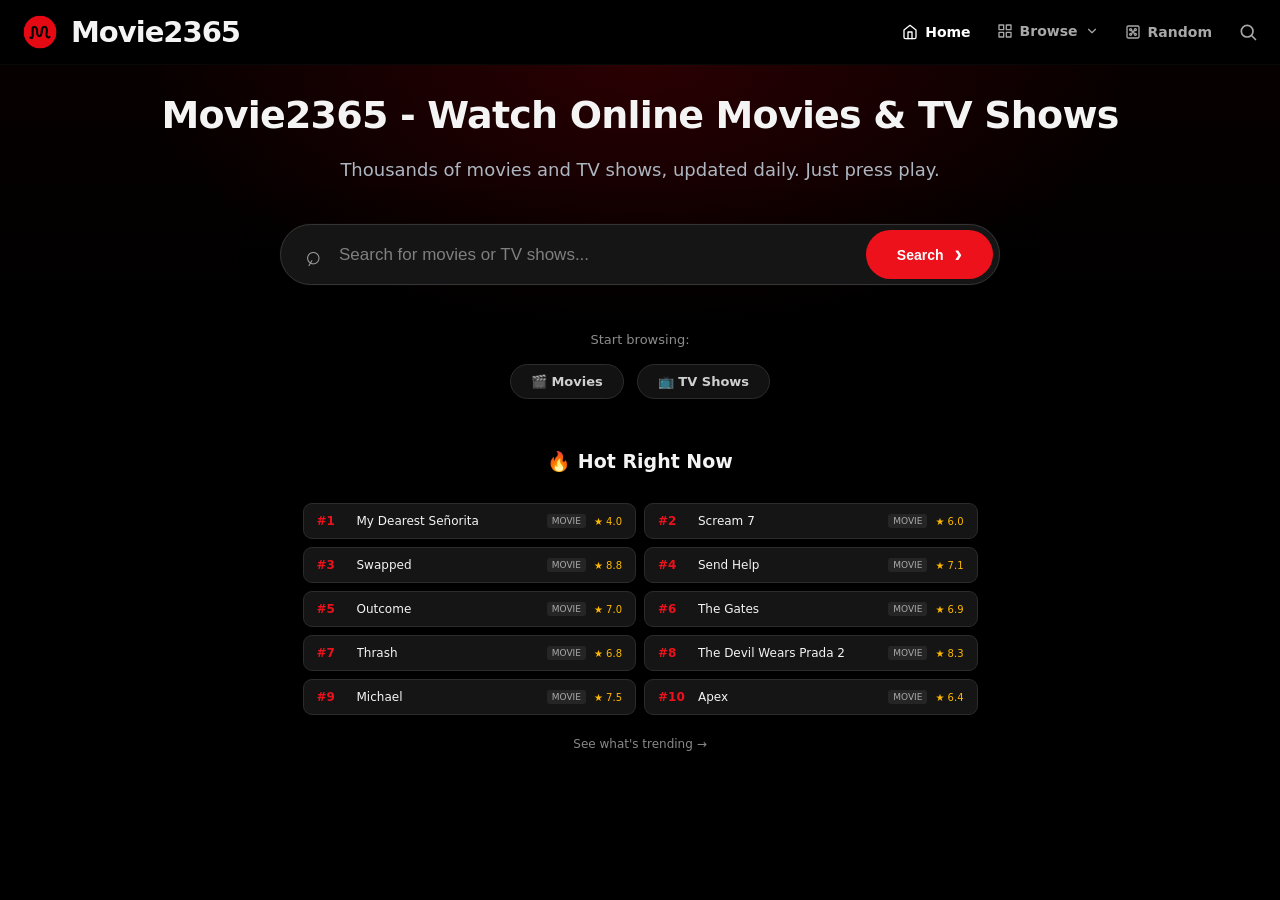
<file: index.html>
<!DOCTYPE html>
<html lang="en">
<head>
  <meta charset="UTF-8">
  <meta name="viewport" content="width=device-width, initial-scale=1.0">

  <link rel="icon" href="/assets/movie2365-logo.png" type="image/png">

  <title>Movie2365 — Watch Movies</title>

  <link rel="stylesheet" href="/styles.css">
</head>

<body data-page="home">

  <!-- =========================
       HEADER
       ========================= -->

  <header class="site-header">

    <a class="brand" href="https://movie2365.github.io">
     <img
       src="/assets/movie2365-logo.png"
       alt="Movie2365 logo"
       style="width: 30px !important; height: 36px !important; object-fit: contain; flex: 0 0 36px;"
     >
      <span>Movie2365</span>
    </a>

    <nav>
<nav>

  <!-- Home -->
  <a
    href="https://movie2365.github.io"
    class="nav-link active"
  >

    <svg
      xmlns="http://www.w3.org/2000/svg"
      width="16"
      height="16"
      viewBox="0 0 24 24"
      fill="none"
      stroke="currentColor"
      stroke-width="2"
      stroke-linecap="round"
      stroke-linejoin="round"
      aria-hidden="true"
    >
      <path d="m3 9 9-7 9 7v11a2 2 0 0 1-2 2H5a2 2 0 0 1-2-2z"></path>
      <polyline points="9 22 9 12 15 12 15 22"></polyline>
    </svg>

    <span class="nav-text">Home</span>

  </a>


  <!-- Browse Dropdown -->
  <details class="nav-dropdown">

    <summary
      class="nav-dropdown-toggle"
      aria-label="Browse content categories"
    >

      <svg
        xmlns="http://www.w3.org/2000/svg"
        width="16"
        height="16"
        viewBox="0 0 24 24"
        fill="none"
        stroke="currentColor"
        stroke-width="2"
        stroke-linecap="round"
        stroke-linejoin="round"
        aria-hidden="true"
      >
        <rect x="3" y="3" width="7" height="7"></rect>
        <rect x="14" y="3" width="7" height="7"></rect>
        <rect x="14" y="14" width="7" height="7"></rect>
        <rect x="3" y="14" width="7" height="7"></rect>
      </svg>

      <span class="nav-text">Browse</span>

      <svg
        xmlns="http://www.w3.org/2000/svg"
        width="14"
        height="14"
        viewBox="0 0 24 24"
        fill="none"
        stroke="currentColor"
        stroke-width="2"
        stroke-linecap="round"
        stroke-linejoin="round"
        aria-hidden="true"
      >
        <polyline points="6 9 12 15 18 9"></polyline>
      </svg>

    </summary>


    <div class="nav-dropdown-menu">

      <a
        href="/library/movies/index.html"
        class="nav-dropdown-item"
      >
        🎬 Movies
      </a>

      <a
        href="/library/tv-shows/index.html"
        class="nav-dropdown-item"
      >
        📺 TV Shows
      </a>

    </div>

  </details>


  <!-- Random -->
  <a
    href="/search/search.html?random=1"
    id="randomNavLink"
    class="nav-link"
    rel="nofollow"
    title="Pick a random movie or TV show"
  >

    <svg
      xmlns="http://www.w3.org/2000/svg"
      width="16"
      height="16"
      viewBox="0 0 24 24"
      fill="none"
      stroke="currentColor"
      stroke-width="2"
      stroke-linecap="round"
      stroke-linejoin="round"
      aria-hidden="true"
    >
      <rect x="3" y="3" width="18" height="18" rx="2" ry="2"></rect>
      <circle cx="8.5" cy="8.5" r="1.5"></circle>
      <circle cx="15.5" cy="8.5" r="1.5"></circle>
      <circle cx="15.5" cy="15.5" r="1.5"></circle>
      <circle cx="8.5" cy="15.5" r="1.5"></circle>
      <circle cx="12" cy="12" r="1.5"></circle>
    </svg>

    <span class="nav-text">Random</span>

  </a>


  <!-- Search -->
  <a
    class="search-icon"
    href="/search/search.html"
    aria-label="Search"
    title="Search"
  >

    <svg
      xmlns="http://www.w3.org/2000/svg"
      width="20"
      height="20"
      viewBox="0 0 24 24"
      fill="none"
      stroke="currentColor"
      stroke-width="2"
      stroke-linecap="round"
      stroke-linejoin="round"
      aria-hidden="true"
    >
      <circle cx="11" cy="11" r="7"></circle>
      <line x1="16.5" y1="16.5" x2="21" y2="21"></line>
    </svg>

  </a>

</nav>

  </header>


  <!-- =========================
       MAIN CONTENT
       ========================= -->

  <main>

    <!-- HERO / SEARCH SECTION -->

    <section class="hero">

      <h1>
        Movie2365 - Watch Online Movies &amp; TV Shows
      </h1>

      <p>
        Thousands of movies and TV shows, updated daily. Just press play.
      </p>


      <!-- SEARCH -->

      <form
        class="search-bar"
        action="/search/search.html"
      >

        <span class="search-symbol">
          ⌕
        </span>

        <input
          name="q"
          type="search"
          placeholder="Search for movies or TV shows..."
          autocomplete="off"
        >

        <button type="submit">
          Search <span>›</span>
        </button>

      </form>


      <!-- QUICK LINKS -->

      <div class="browse-label">
        Start browsing:
      </div>

      <div class="quick-links">

        <a
          class="quick"
          href="/library/movies"
        >
          🎬 <span>Movies</span>
        </a>

        <a
          class="quick"
          href="/library/tv-shows"
        >
          📺 <span>TV Shows</span>
        </a>

      </div>

    </section>


    <!-- =========================
         HOT RIGHT NOW
         ========================= -->

    <section class="trending">

      <h2>
        🔥 Hot Right Now
      </h2>

      <!--
        JavaScript will automatically
        generate the movie list here.
      -->

      <div
        id="hot-list"
        class="hot-list"
      ></div>


      <a
        class="trending-link"
        href="search.html"
      >
        See what's trending →
      </a>

    </section>

  </main>


  <!-- =========================
       JAVASCRIPT
       ========================= -->

  <script src="app.js"></script>

</body>
</html>
</file>
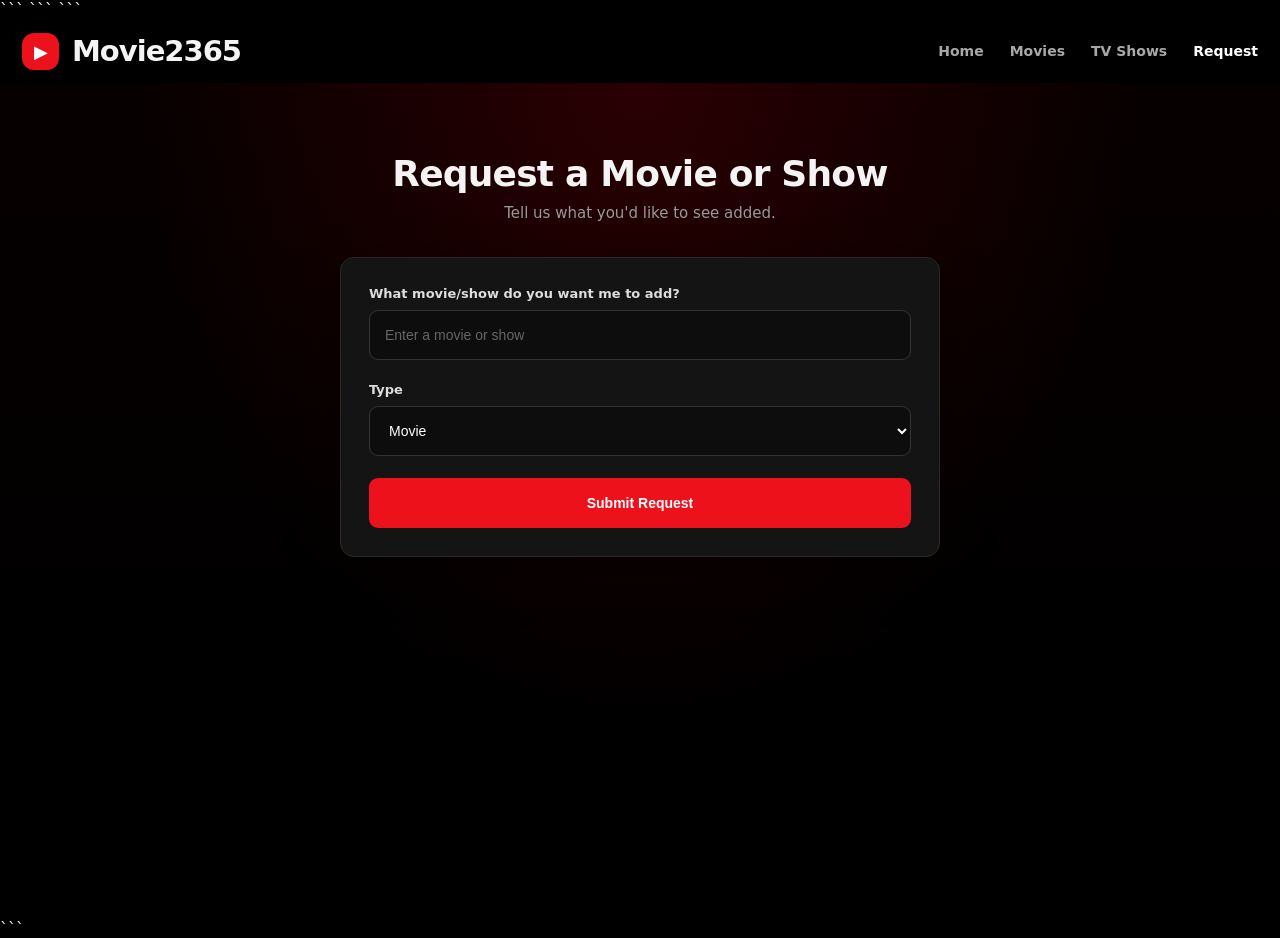
<file: request/index.html>
<!DOCTYPE html>

<html lang="en">
<head>
    <meta charset="UTF-8">
    <meta name="viewport" content="width=device-width, initial-scale=1.0">

```
<title>Request - Movie2365</title>

<style>
    :root {
        --bg: #000000;
        --panel: #141414;
        --border: #2c2c2c;
        --text: #f4f4f4;
        --red: #ed111c;
    }

    * {
        box-sizing: border-box;
    }

    html,
    body {
        margin: 0;
        min-height: 100%;
        background: var(--bg);
    }

    body {
        color: var(--text);
        font-family:
            Inter,
            ui-sans-serif,
            system-ui,
            -apple-system,
            BlinkMacSystemFont,
            "Segoe UI",
            sans-serif;
    }

    a {
        color: inherit;
        text-decoration: none;
    }

    /* =========================
       HEADER
    ========================= */

    .site-header {
        height: 64px;
        max-width: 1240px;
        margin: 0 auto;
        padding: 0 2px;

        display: flex;
        align-items: center;
        justify-content: space-between;
    }

    .brand {
        display: inline-flex;
        align-items: center;
        gap: 13px;

        font-size: 29px;
        font-weight: 800;
        letter-spacing: -1px;
    }

    .brand-mark {
        width: 37px;
        height: 37px;

        display: grid;
        place-items: center;

        border-radius: 12px;

        color: white;
        background: var(--red);

        font-size: 18px;
    }

    nav {
        display: flex;
        align-items: center;
        gap: 26px;

        color: #a8a8a8;

        font-size: 14px;
        font-weight: 650;
    }

    nav a {
        transition: color 0.2s ease;
    }

    nav a:hover,
    nav a.active {
        color: white;
    }

    /* =========================
       REQUEST PAGE
    ========================= */

    .request-page {
        min-height: calc(100vh - 64px);

        padding: 70px 20px 100px;

        display: flex;
        justify-content: center;

        background:
            radial-gradient(
                ellipse at 50% 0%,
                rgba(110, 0, 8, 0.34),
                transparent 55%
            ),
            linear-gradient(
                #070000,
                #000000 76%
            );
    }

    .request-container {
        width: min(600px, 100%);
    }

    .request-title {
        margin: 0 0 10px;

        text-align: center;

        font-size: 36px;
        letter-spacing: -0.8px;
    }

    .request-subtitle {
        margin: 0 0 35px;

        text-align: center;

        color: #999;
        font-size: 15px;
    }

    /* =========================
       FORM
    ========================= */

    .request-form {
        padding: 28px;

        background: #141414;

        border: 1px solid #292929;
        border-radius: 14px;

        box-shadow:
            0 15px 50px rgba(0, 0, 0, 0.4);
    }

    .form-group {
        margin-bottom: 22px;
    }

    .form-group label {
        display: block;

        margin-bottom: 9px;

        color: #ddd;

        font-size: 13px;
        font-weight: 700;
    }

    .form-group input,
    .form-group select {
        width: 100%;
        height: 50px;

        padding: 0 15px;

        border: 1px solid #333;
        border-radius: 9px;

        outline: none;

        background: #0d0d0d;
        color: white;

        font-size: 14px;

        transition:
            border-color 0.2s ease,
            box-shadow 0.2s ease;
    }

    .form-group input::placeholder {
        color: #666;
    }

    .form-group input:focus,
    .form-group select:focus {
        border-color: var(--red);

        box-shadow:
            0 0 0 2px rgba(237, 17, 28, 0.12);
    }

    .form-group select {
        cursor: pointer;
    }

    /* =========================
       SUBMIT BUTTON
    ========================= */

    .submit-button {
        width: 100%;
        height: 50px;

        border: 0;
        border-radius: 9px;

        background: var(--red);
        color: white;

        font-size: 14px;
        font-weight: 800;

        cursor: pointer;

        transition:
            background 0.2s ease,
            transform 0.2s ease;
    }

    .submit-button:hover {
        background: #ff1d29;
        transform: translateY(-1px);
    }

    .submit-button:active {
        transform: translateY(0);
    }

    .submit-button:disabled {
        opacity: 0.6;
        cursor: not-allowed;
        transform: none;
    }

    /* =========================
       MESSAGE
    ========================= */

    .form-message {
        display: none;

        margin-top: 15px;
        padding: 12px;

        border-radius: 8px;

        text-align: center;
        font-size: 13px;
    }

    .form-message.success {
        display: block;

        color: #8cff9a;

        background: rgba(30, 130, 45, 0.12);

        border: 1px solid rgba(50, 160, 65, 0.35);
    }

    .form-message.error {
        display: block;

        color: #ff8c8c;

        background: rgba(160, 30, 30, 0.12);

        border: 1px solid rgba(180, 40, 40, 0.35);
    }

    /* =========================
       MOBILE
    ========================= */

    @media (max-width: 700px) {

        .site-header {
            height: 58px;
            padding: 0 15px;
        }

        .brand {
            font-size: 23px;
            gap: 9px;
        }

        .brand-mark {
            width: 31px;
            height: 31px;
            border-radius: 10px;
        }

        nav {
            gap: 12px;
            font-size: 11px;
        }

        nav a:nth-child(3) {
            display: none;
        }

        .request-page {
            padding: 45px 15px 70px;
        }

        .request-title {
            font-size: 28px;
        }

        .request-subtitle {
            font-size: 13px;
            margin-bottom: 27px;
        }

        .request-form {
            padding: 20px;
            border-radius: 12px;
        }
    }
</style>
```

</head>

<body>

```
<!-- HEADER -->

<header class="site-header">

    <a href="index.html" class="brand">
        <span class="brand-mark">▶</span>
        Movie2365
    </a>

    <nav>
        <a href="index.html">Home</a>
        <a href="movies.html">Movies</a>
        <a href="tv.html">TV Shows</a>
        <a href="request.html" class="active">Request</a>
    </nav>

</header>


<!-- REQUEST PAGE -->

<main class="request-page">

    <div class="request-container">

        <h1 class="request-title">
            Request a Movie or Show
        </h1>

        <p class="request-subtitle">
            Tell us what you'd like to see added.
        </p>


        <!-- WEB3FORMS -->

        <form
            id="requestForm"
            class="request-form"
            action="https://api.web3forms.com/submit"
            method="POST"
        >

            <!-- YOUR WEB3FORMS ACCESS KEY -->

            <input
                type="hidden"
                name="access_key"
                value="91f49f88-d8b4-4ecb-8a3d-efbf2d6ef75f"
            >

            <!-- EMAIL SUBJECT -->

            <input
                type="hidden"
                name="Request"
                value="New Movie2365 Request"
            >

            <!-- MOVIE / SHOW NAME -->

            <div class="form-group">

                <label for="title">
                    What movie/show do you want me to add?
                </label>

                <input
                    type="text"
                    id="title"
                    name="title"
                    placeholder="Enter a movie or show"
                    autocomplete="off"
                    required
                >

            </div>


            <!-- TYPE -->

            <div class="form-group">

                <label for="type">
                    Type
                </label>

                <select
                    id="type"
                    name="type"
                    required
                >

                    <option value="Movie">
                        Movie
                    </option>

                    <option value="TV Show">
                        TV Show
                    </option>

                </select>

            </div>


            <!-- SUBMIT -->

            <button
                type="submit"
                class="submit-button"
                id="submitButton"
            >
                Submit Request
            </button>


            <div
                id="formMessage"
                class="form-message"
            ></div>

        </form>

    </div>

</main>


<script>

    const form = document.getElementById("requestForm");
    const submitButton = document.getElementById("submitButton");
    const formMessage = document.getElementById("formMessage");


    form.addEventListener("submit", async function(event) {

        event.preventDefault();

        submitButton.disabled = true;
        submitButton.textContent = "Submitting...";

        formMessage.className = "form-message";
        formMessage.textContent = "";


        try {

            const response = await fetch(
                form.action,
                {
                    method: "POST",

                    body: new FormData(form),

                    headers: {
                        "Accept": "application/json"
                    }
                }
            );


            if (response.ok) {

                form.reset();

                formMessage.className =
                    "form-message success";

                formMessage.textContent =
                    "Request submitted successfully!";

            } else {

                throw new Error("Submission failed");

            }


        } catch (error) {

            formMessage.className =
                "form-message error";

            formMessage.textContent =
                "Something went wrong. Please try again.";

        }


        submitButton.disabled = false;
        submitButton.textContent = "Submit Request";

    });

</script>
```

</body>
</html>
</file>
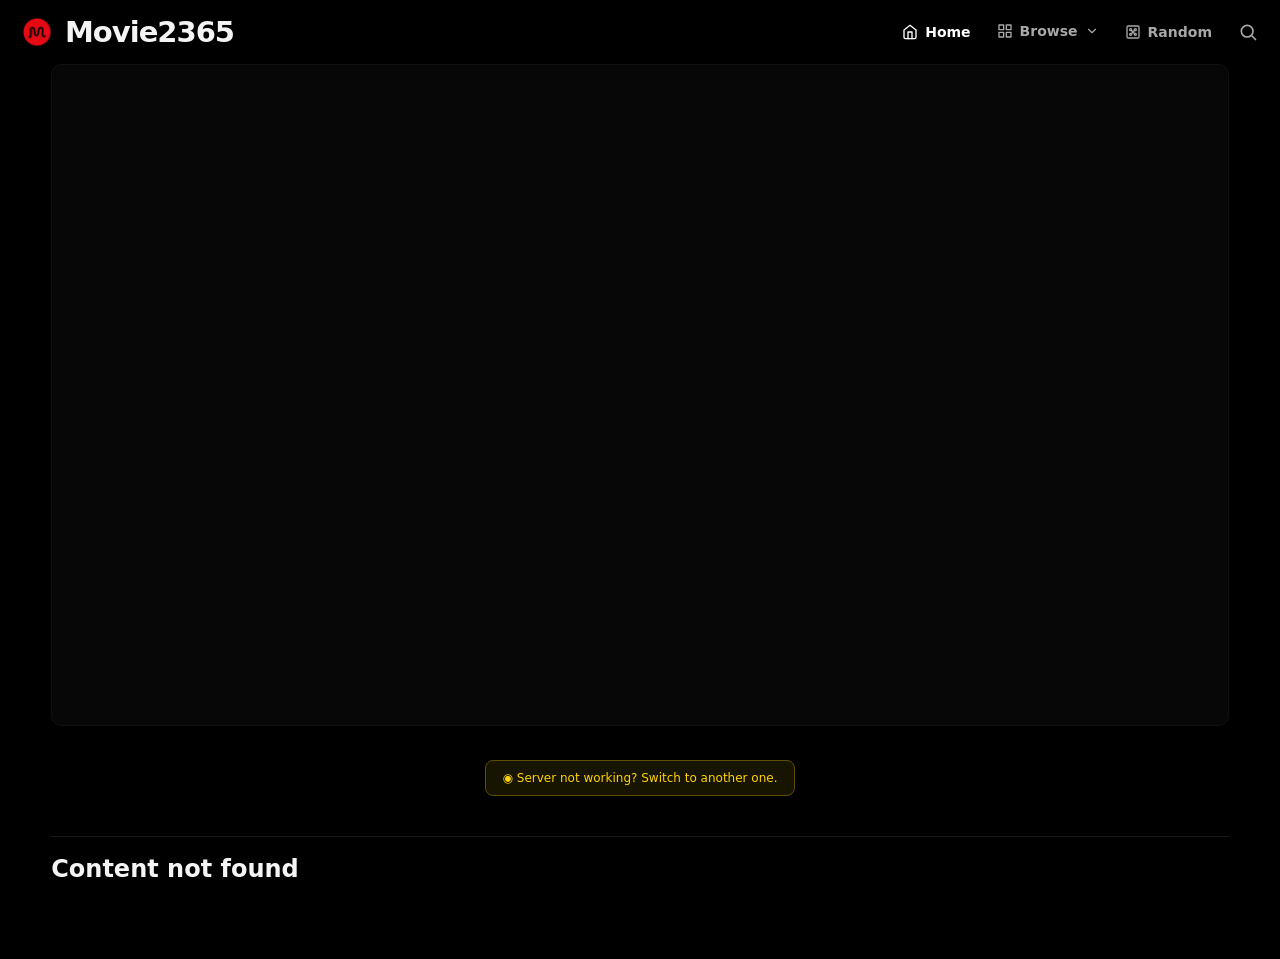
<file: player.html>
<!DOCTYPE html>
<html lang="en">

<head>

  <meta charset="UTF-8">

  <meta
    name="viewport"
    content="width=device-width, initial-scale=1.0"
  >

  <link rel="icon" href="assets/movie2365-logo.png" type="image/png">

  <title>Movie2365 - Watch</title>

  <link
    rel="stylesheet"
    href="styles.css"
  >

</head>


<body data-page="player">


  <!-- =========================
       HEADER
       ========================= -->

  <header class="site-header">

    <a
      class="brand"
      href="https://movie2365.github.io"
    >

     <img
       src="assets/movie2365-logo.png"
       alt="Movie2365 logo"
       style="width: 30px !important; height: 30px !important; object-fit: contain; flex: 0 0 30px;"
     >

      <span>
        Movie2365
      </span>

    </a>


<nav>

  <!-- Home -->
  <a
    href="https://movie2365.github.io"
    class="nav-link active"
  >

    <svg
      xmlns="http://www.w3.org/2000/svg"
      width="16"
      height="16"
      viewBox="0 0 24 24"
      fill="none"
      stroke="currentColor"
      stroke-width="2"
      stroke-linecap="round"
      stroke-linejoin="round"
      aria-hidden="true"
    >
      <path d="m3 9 9-7 9 7v11a2 2 0 0 1-2 2H5a2 2 0 0 1-2-2z"></path>
      <polyline points="9 22 9 12 15 12 15 22"></polyline>
    </svg>

    <span class="nav-text">Home</span>

  </a>


  <!-- Browse Dropdown -->
  <details class="nav-dropdown">

    <summary
      class="nav-dropdown-toggle"
      aria-label="Browse content categories"
    >

      <svg
        xmlns="http://www.w3.org/2000/svg"
        width="16"
        height="16"
        viewBox="0 0 24 24"
        fill="none"
        stroke="currentColor"
        stroke-width="2"
        stroke-linecap="round"
        stroke-linejoin="round"
        aria-hidden="true"
      >
        <rect x="3" y="3" width="7" height="7"></rect>
        <rect x="14" y="3" width="7" height="7"></rect>
        <rect x="14" y="14" width="7" height="7"></rect>
        <rect x="3" y="14" width="7" height="7"></rect>
      </svg>

      <span class="nav-text">Browse</span>

      <svg
        xmlns="http://www.w3.org/2000/svg"
        width="14"
        height="14"
        viewBox="0 0 24 24"
        fill="none"
        stroke="currentColor"
        stroke-width="2"
        stroke-linecap="round"
        stroke-linejoin="round"
        aria-hidden="true"
      >
        <polyline points="6 9 12 15 18 9"></polyline>
      </svg>

    </summary>


    <div class="nav-dropdown-menu">

      <a
        href="/library/movies/index.html"
        class="nav-dropdown-item"
      >
        🎬 Movies
      </a>

      <a
        href="/library/tv-shows/index.html"
        class="nav-dropdown-item"
      >
        📺 TV Shows
      </a>

    </div>

  </details>


  <!-- Random -->
  <a
    href="/search/search.html?random=1"
    id="randomNavLink"
    class="nav-link"
    rel="nofollow"
    title="Pick a random movie or TV show"
  >

    <svg
      xmlns="http://www.w3.org/2000/svg"
      width="16"
      height="16"
      viewBox="0 0 24 24"
      fill="none"
      stroke="currentColor"
      stroke-width="2"
      stroke-linecap="round"
      stroke-linejoin="round"
      aria-hidden="true"
    >
      <rect x="3" y="3" width="18" height="18" rx="2" ry="2"></rect>
      <circle cx="8.5" cy="8.5" r="1.5"></circle>
      <circle cx="15.5" cy="8.5" r="1.5"></circle>
      <circle cx="15.5" cy="15.5" r="1.5"></circle>
      <circle cx="8.5" cy="15.5" r="1.5"></circle>
      <circle cx="12" cy="12" r="1.5"></circle>
    </svg>

    <span class="nav-text">Random</span>

  </a>


  <!-- Search -->
  <a
    class="search-icon"
    href="/search/search.html"
    aria-label="Search"
    title="Search"
  >

    <svg
      xmlns="http://www.w3.org/2000/svg"
      width="20"
      height="20"
      viewBox="0 0 24 24"
      fill="none"
      stroke="currentColor"
      stroke-width="2"
      stroke-linecap="round"
      stroke-linejoin="round"
      aria-hidden="true"
    >
      <circle cx="11" cy="11" r="7"></circle>
      <line x1="16.5" y1="16.5" x2="21" y2="21"></line>
    </svg>

  </a>

</nav>

  </header>



  <!-- =========================
       WATCH PAGE
       ========================= -->

  <main class="watch-page">


    <!-- =========================
         VIDEO PLAYER
         ========================= -->

    <div class="player-wrap">


      <!--
        JavaScript creates all of the
        server iframes here.

        Every server gets its own iframe.
      -->

      <div
        id="player-stack"
        class="player-stack"
      ></div>


      <!--
        This appears when the selected
        server doesn't have an iframe
        source yet.
      -->

      <div
        id="player-fallback"
        class="player-fallback"
      >

        <span class="fallback-play">
          ▶
        </span>

        <p>
          Add an iframe
          <code>src</code>
          in
          <code>app.js</code>
          to start the player.
        </p>

      </div>


    </div>



    <!-- =========================
         SERVER NOTICE
         ========================= -->

    <div class="server-notice">

      ◉ Server not working?
      Switch to another one.

    </div>



    <!-- =========================
         SERVER BUTTONS
         ========================= -->

    <!--

      JavaScript automatically creates
      all 18 server buttons here.

      Servers:

      Lumen
      Helix
      Quasar
      Comet
      Pulsar
      Theta
      Spark
      Haze
      Nyx
      Gale
      Nova
      Nebula
      Blaze
      Forge
      Wisp
      Raze
      Flare
      Beam

    -->

    <div
      id="server-buttons"
      class="server-buttons"
    ></div>



    <!-- =========================
         MOVIE INFORMATION
         ========================= -->

    <section
      id="movie-info"
      class="movie-info"
    ></section>


  </main>



  <!-- =========================
       JAVASCRIPT
       ========================= -->

  <script src="app.js"></script>


</body>

</html>
</file>
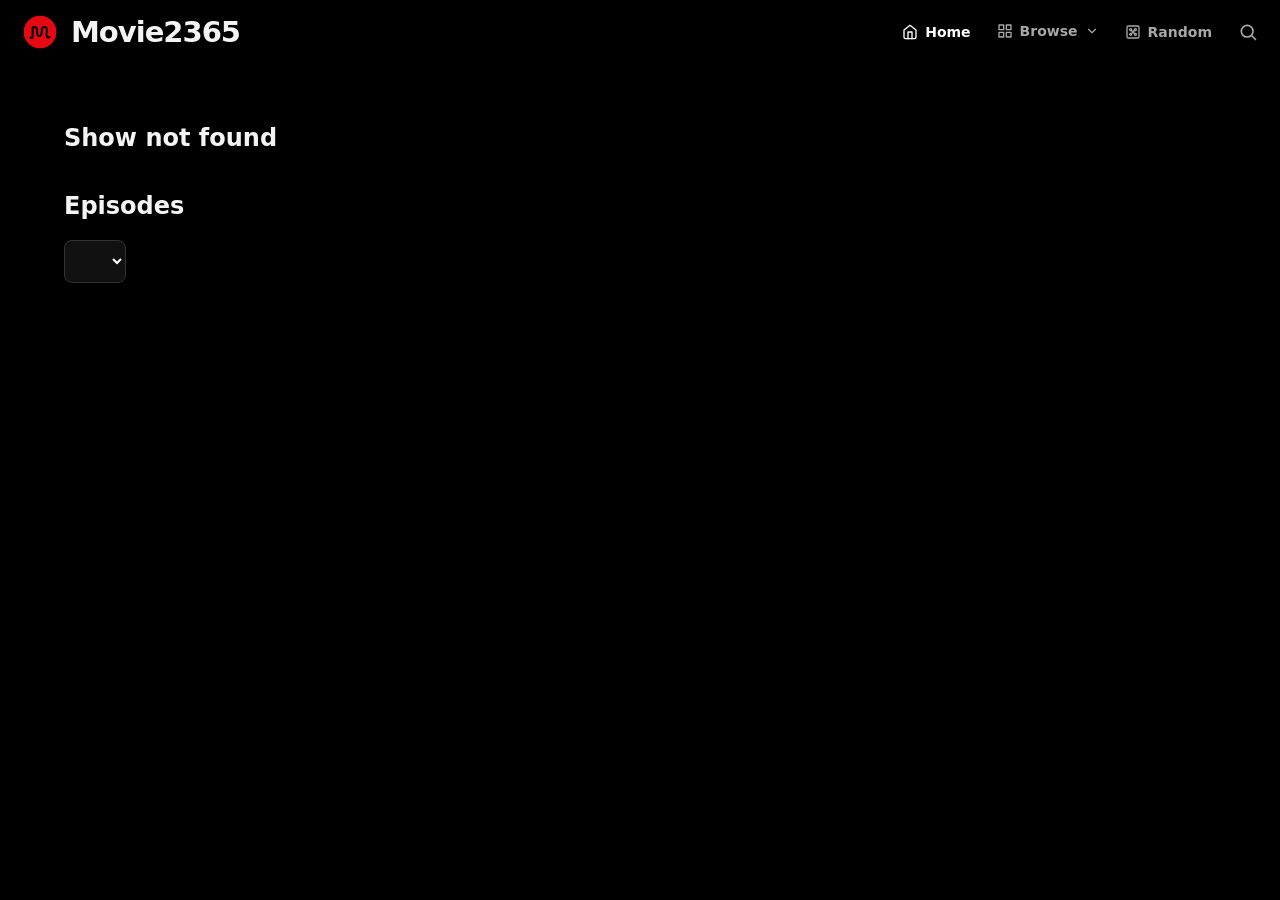
<file: show.html>
<!DOCTYPE html>
<html lang="en">
<head>
  <meta charset="UTF-8">
  <meta name="viewport" content="width=device-width, initial-scale=1.0">

  <link rel="icon" href="assets/movie2365-logo.png" type="image/png">

  <title>Movie2365 — TV Show</title>

  <link rel="stylesheet" href="styles.css">
</head>


<body data-page="show">


<!-- =========================
     HEADER
     ========================= -->

<header class="site-header">

  <a class="brand" href="https://movie2365.github.io">

    <img
      src="assets/movie2365-logo.png"
      alt="Movie2365 logo"
      style="width: 30px !important; height: 36px !important; object-fit: contain; flex: 0 0 36px;"
    >

    <span>Movie2365</span>

  </a>


<nav>

  <!-- Home -->
  <a
    href="https://movie2365.github.io"
    class="nav-link active"
  >

    <svg
      xmlns="http://www.w3.org/2000/svg"
      width="16"
      height="16"
      viewBox="0 0 24 24"
      fill="none"
      stroke="currentColor"
      stroke-width="2"
      stroke-linecap="round"
      stroke-linejoin="round"
      aria-hidden="true"
    >
      <path d="m3 9 9-7 9 7v11a2 2 0 0 1-2 2H5a2 2 0 0 1-2-2z"></path>
      <polyline points="9 22 9 12 15 12 15 22"></polyline>
    </svg>

    <span class="nav-text">Home</span>

  </a>


  <!-- Browse Dropdown -->
  <details class="nav-dropdown">

    <summary
      class="nav-dropdown-toggle"
      aria-label="Browse content categories"
    >

      <svg
        xmlns="http://www.w3.org/2000/svg"
        width="16"
        height="16"
        viewBox="0 0 24 24"
        fill="none"
        stroke="currentColor"
        stroke-width="2"
        stroke-linecap="round"
        stroke-linejoin="round"
        aria-hidden="true"
      >
        <rect x="3" y="3" width="7" height="7"></rect>
        <rect x="14" y="3" width="7" height="7"></rect>
        <rect x="14" y="14" width="7" height="7"></rect>
        <rect x="3" y="14" width="7" height="7"></rect>
      </svg>

      <span class="nav-text">Browse</span>

      <svg
        xmlns="http://www.w3.org/2000/svg"
        width="14"
        height="14"
        viewBox="0 0 24 24"
        fill="none"
        stroke="currentColor"
        stroke-width="2"
        stroke-linecap="round"
        stroke-linejoin="round"
        aria-hidden="true"
      >
        <polyline points="6 9 12 15 18 9"></polyline>
      </svg>

    </summary>


    <div class="nav-dropdown-menu">

      <a
        href="/library/movies/index.html"
        class="nav-dropdown-item"
      >
        🎬 Movies
      </a>

      <a
        href="/library/tv-shows/index.html"
        class="nav-dropdown-item"
      >
        📺 TV Shows
      </a>

    </div>

  </details>


  <!-- Random -->
  <a
    href="/search/search.html?random=1"
    id="randomNavLink"
    class="nav-link"
    rel="nofollow"
    title="Pick a random movie or TV show"
  >

    <svg
      xmlns="http://www.w3.org/2000/svg"
      width="16"
      height="16"
      viewBox="0 0 24 24"
      fill="none"
      stroke="currentColor"
      stroke-width="2"
      stroke-linecap="round"
      stroke-linejoin="round"
      aria-hidden="true"
    >
      <rect x="3" y="3" width="18" height="18" rx="2" ry="2"></rect>
      <circle cx="8.5" cy="8.5" r="1.5"></circle>
      <circle cx="15.5" cy="8.5" r="1.5"></circle>
      <circle cx="15.5" cy="15.5" r="1.5"></circle>
      <circle cx="8.5" cy="15.5" r="1.5"></circle>
      <circle cx="12" cy="12" r="1.5"></circle>
    </svg>

    <span class="nav-text">Random</span>

  </a>


  <!-- Search -->
  <a
    class="search-icon"
    href="/search/search.html"
    aria-label="Search"
    title="Search"
  >

    <svg
      xmlns="http://www.w3.org/2000/svg"
      width="20"
      height="20"
      viewBox="0 0 24 24"
      fill="none"
      stroke="currentColor"
      stroke-width="2"
      stroke-linecap="round"
      stroke-linejoin="round"
      aria-hidden="true"
    >
      <circle cx="11" cy="11" r="7"></circle>
      <line x1="16.5" y1="16.5" x2="21" y2="21"></line>
    </svg>

  </a>

</nav>

</header>



<!-- =========================
     SHOW CONTENT
     ========================= -->

<main>

  <section class="show-page">


    <div id="show-info"></div>


    <section class="episodes-section">

      <h2>
        Episodes
      </h2>


      <select id="season-select"></select>


      <div
        id="episodes-list"
        class="episodes-list"
      ></div>


    </section>


  </section>


</main>



<script src="app.js"></script>


</body>
</html>
</file>
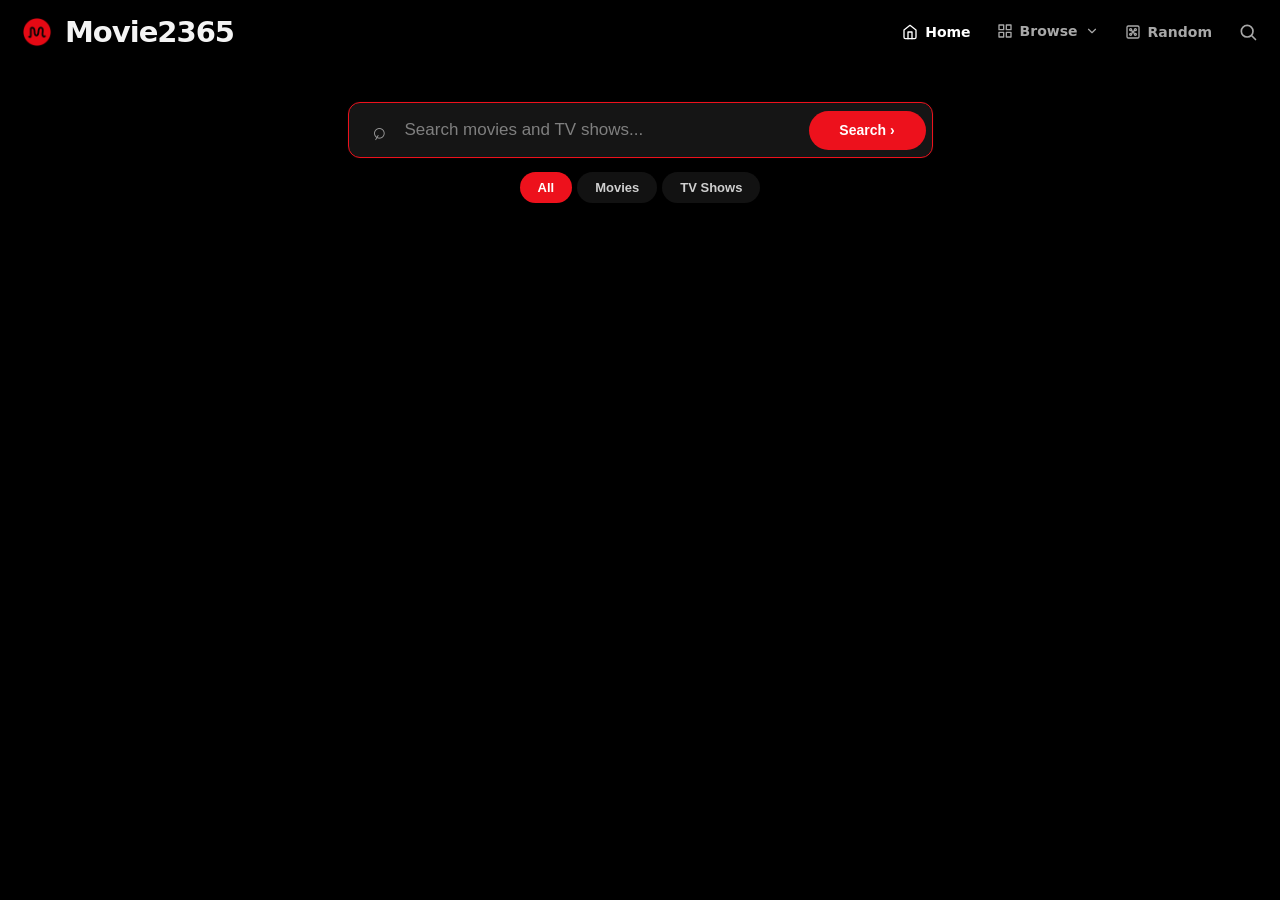
<file: search/search.html>
<!DOCTYPE html>
<html lang="en">
<head>
  <meta charset="UTF-8">
  <meta name="viewport" content="width=device-width, initial-scale=1.0">

  <link rel="icon" href="/assets/movie2365-logo.png" type="image/png">

  <title>Movie2365 - Search</title>

  <link rel="stylesheet" href="/styles.css">
</head>

<body data-page="search">

  <!-- =========================
       HEADER
       ========================= -->

  <header class="site-header">

    <a class="brand" href="https://movie2365.github.io">
      <img
       src="/assets/movie2365-logo.png"
       alt="Movie2365 logo"
       style="width: 30px !important; height: 30px !important; object-fit: contain; flex: 0 0 30px;"
      >
      <span>Movie2365</span>
    </a>

<nav>

  <!-- Home -->
  <a
    href="https://movie2365.github.io"
    class="nav-link active"
  >

    <svg
      xmlns="http://www.w3.org/2000/svg"
      width="16"
      height="16"
      viewBox="0 0 24 24"
      fill="none"
      stroke="currentColor"
      stroke-width="2"
      stroke-linecap="round"
      stroke-linejoin="round"
      aria-hidden="true"
    >
      <path d="m3 9 9-7 9 7v11a2 2 0 0 1-2 2H5a2 2 0 0 1-2-2z"></path>
      <polyline points="9 22 9 12 15 12 15 22"></polyline>
    </svg>

    <span class="nav-text">Home</span>

  </a>


  <!-- Browse Dropdown -->
  <details class="nav-dropdown">

    <summary
      class="nav-dropdown-toggle"
      aria-label="Browse content categories"
    >

      <svg
        xmlns="http://www.w3.org/2000/svg"
        width="16"
        height="16"
        viewBox="0 0 24 24"
        fill="none"
        stroke="currentColor"
        stroke-width="2"
        stroke-linecap="round"
        stroke-linejoin="round"
        aria-hidden="true"
      >
        <rect x="3" y="3" width="7" height="7"></rect>
        <rect x="14" y="3" width="7" height="7"></rect>
        <rect x="14" y="14" width="7" height="7"></rect>
        <rect x="3" y="14" width="7" height="7"></rect>
      </svg>

      <span class="nav-text">Browse</span>

      <svg
        xmlns="http://www.w3.org/2000/svg"
        width="14"
        height="14"
        viewBox="0 0 24 24"
        fill="none"
        stroke="currentColor"
        stroke-width="2"
        stroke-linecap="round"
        stroke-linejoin="round"
        aria-hidden="true"
      >
        <polyline points="6 9 12 15 18 9"></polyline>
      </svg>

    </summary>


    <div class="nav-dropdown-menu">

      <a
        href="/library/movies/index.html"
        class="nav-dropdown-item"
      >
        🎬 Movies
      </a>

      <a
        href="/library/tv-shows/index.html"
        class="nav-dropdown-item"
      >
        📺 TV Shows
      </a>

    </div>

  </details>


  <!-- Random -->
  <a
    href="search.html?random=1"
    id="randomNavLink"
    class="nav-link"
    rel="nofollow"
    title="Pick a random movie or TV show"
  >

    <svg
      xmlns="http://www.w3.org/2000/svg"
      width="16"
      height="16"
      viewBox="0 0 24 24"
      fill="none"
      stroke="currentColor"
      stroke-width="2"
      stroke-linecap="round"
      stroke-linejoin="round"
      aria-hidden="true"
    >
      <rect x="3" y="3" width="18" height="18" rx="2" ry="2"></rect>
      <circle cx="8.5" cy="8.5" r="1.5"></circle>
      <circle cx="15.5" cy="8.5" r="1.5"></circle>
      <circle cx="15.5" cy="15.5" r="1.5"></circle>
      <circle cx="8.5" cy="15.5" r="1.5"></circle>
      <circle cx="12" cy="12" r="1.5"></circle>
    </svg>

    <span class="nav-text">Random</span>

  </a>


  <!-- Search -->
  <a
    class="search-icon"
    href="/search"
    aria-label="Search"
    title="Search"
  >

    <svg
      xmlns="http://www.w3.org/2000/svg"
      width="20"
      height="20"
      viewBox="0 0 24 24"
      fill="none"
      stroke="currentColor"
      stroke-width="2"
      stroke-linecap="round"
      stroke-linejoin="round"
      aria-hidden="true"
    >
      <circle cx="11" cy="11" r="7"></circle>
      <line x1="16.5" y1="16.5" x2="21" y2="21"></line>
    </svg>

  </a>

</nav>

  </header>


  <!-- =========================
       SEARCH PAGE
       ========================= -->

  <main class="search-page">


    <!-- SEARCH BAR -->

    <form
      id="results-search"
      class="results-search"
      method="GET"
    >

      <span class="search-symbol">
        ⌕
      </span>

      <input
        id="search-input"
        name="q"
        type="search"
        placeholder="Search movies and TV shows..."
        autocomplete="off"
      >

        <button type="submit" class="search-button">
          Search <span>›</span>
        </button>

    </form>


    <!-- =========================
         FILTER BUTTONS
         ========================= -->

<div class="filters">

  <button
    class="filter active"
    type="button"
    data-filter="all"
  >
    All
  </button>

  <button
    class="filter"
    type="button"
    data-filter="movie"
  >
    Movies
  </button>

  <button
    class="filter"
    type="button"
    data-filter="tv"
  >
    TV Shows
  </button>

</div>


    <!-- RESULT COUNT -->

    <p
      id="result-count"
      class="result-count"
    ></p>


    <!-- =========================
         MOVIE GRID
         ========================= -->

    <!--
      JavaScript automatically puts
      the movie cards in this area.
    -->

    <div
      id="results-grid"
      class="movie-grid"
    ></div>


  </main>


  <!-- =========================
       JAVASCRIPT
       ========================= -->

  <script src="/app.js"></script>

</body>
</html>
</file>
<file: styles.css>
:root {
  --bg: #000000;
  --panel: #141414;
  --panel-2: #181818;
  --border: #2c2c2c;

  --muted: #8f8f8f;
  --text: #f4f4f4;

  --red: #ed111c;
  --red-dark: #a4070d;

  --gold: #ffb800;
}


/* =========================
   BASIC RESET
   ========================= */

* {
  box-sizing: border-box;
}


html {
  background: var(--bg);
}


body {
  margin: 0;
  min-height: 100vh;

  color: var(--text);
  background: #000000;

  font-family:
    Inter,
    ui-sans-serif,
    system-ui,
    -apple-system,
    BlinkMacSystemFont,
    "Segoe UI",
    sans-serif;
}


a {
  color: inherit;
  text-decoration: none;
}


/* =========================
   HEADER
   ========================= */

.site-header {

  height: 64px;

  max-width: 1240px;

  margin: 0 auto;

  padding: 0 2px;

  display: flex;

  align-items: center;

  justify-content: space-between;
}


/* LOGO */

.brand {

  display: inline-flex;

  align-items: center;

  gap: 13px;

  font-size: 29px;

  font-weight: 800;

  letter-spacing: -1px;
}


.brand-mark {

  width: 37px;
  height: 37px;

  display: grid;

  place-items: center;

  border-radius: 12px;

  color: white;

  background: var(--red);

  font-size: 18px;

  padding-left: 2px;
}


/* NAVIGATION */

nav {

  display: flex;

  align-items: center;

  gap: 28px;

  color: #b8b8b8;

  font-size: 14px;

  font-weight: 650;
}


nav a {

  transition:
    color 0.2s ease;
}


nav a:hover,
nav a.active {

  color: white;
}


.search-icon {

  font-size: 26px;

  line-height: 1;

  top: -12px;
}


/* =========================
   HOME HERO
   ========================= */

.hero {

  min-height: 380px;

  padding:
    42px
    20px
    38px;

  text-align: center;

  display: flex;

  flex-direction: column;

  align-items: center;

  background:

    radial-gradient(
      ellipse at 50% 0%,
      rgba(110, 0, 8, 0.34),
      transparent 55%
    ),

    linear-gradient(
      #070000,
      #000000 76%
    );

  border-top: 1px solid #080808;
}


.hero h1 {

  margin:
    0
    0
    22px;

  font-size:
    clamp(
      29px,
      3vw,
      38px
    );

  letter-spacing: -0.8px;
}


.hero p {

  margin:
    0
    0
    44px;

  color: #aeb6c1;

  font-size: 18px;
}


/* =========================
   SEARCH BAR
   ========================= */

.search-bar,
.results-search {

  width:
    min(
      720px,
      92vw
    );

  height: 61px;

  border: 1px solid #353535;

  border-radius: 32px;

  background: #151515;

  display: flex;

  align-items: center;

  padding:
    5px
    6px
    5px
    23px;

  box-shadow:
    0 0 0 1px rgba(255, 255, 255, 0.015),
    0 10px 40px rgba(0, 0, 0, 0.35);
}


.search-symbol {

  color: #999;

  font-size: 27px;

  margin-right: 17px;

  transform: rotate(-15deg);
}


.search-bar input,
.results-search input {

  min-width: 0;

  flex: 1;

  height: 100%;

  border: 0;

  outline: 0;

  background: transparent;

  color: white;

  font-size: 17px;
}


.search-bar input::placeholder,
.results-search input::placeholder {

  color: #7f7f7f;
}


/* SEARCH BUTTON */

.search-bar button {

  height: 49px;

  min-width: 127px;

  border: 0;

  border-radius: 26px;

  background: var(--red);

  color: white;

  font-weight: 800;

  font-size: 14px;

  cursor: pointer;

  transition:
    background 0.2s ease,
    transform 0.2s ease;
}

.search-button {
  height: 39px;
  min-width: 117px;
  border: 0;
  border-radius: 26px;
  background: var(--red);
  color: white;
  font-weight: 800;
  font-size: 14px;
  cursor: pointer;
}


.search-bar button:hover {

  background: #ff1d29;

  transform: translateY(-1px);
}


.search-bar button span {

  font-size: 23px;

  vertical-align: -2px;

  margin-left: 7px;
}


/* =========================
   QUICK LINKS
   ========================= */

.browse-label {

  margin-top: 47px;

  color: #8c8c8c;

  font-size: 13px;
}


.quick-links {

  display: flex;

  gap: 13px;

  margin-top: 17px;
}


.quick,
.filter {

  border: 1px solid #2c2c2c;

  background: #121212;

  border-radius: 23px;

  padding:
    9px
    20px;

  color: #cfcfcf;

  font-weight: 700;

  font-size: 13px;

  cursor: pointer;
}


.quick:hover,
.quick.active {

  border-color: #3b3b3b;

  background: #171717;
}


/* =========================
   HOT RIGHT NOW
   ========================= */

.trending {

  max-width: 675px;

  margin:
    43px
    auto
    90px;

  text-align: center;
}


.trending h2 {

  font-size: 19px;

  margin:
    0
    0
    30px;
}


.hot-list {

  display: grid;

  grid-template-columns:
    1fr
    1fr;

  gap: 8px;
}


.hot-row {

  height: 36px;

  padding:
    0
    13px;

  display: grid;

  grid-template-columns:
    32px
    1fr
    auto
    auto;

  gap: 8px;

  align-items: center;

  text-align: left;

  border:
    1px solid
    #2b2b2b;

  border-radius: 9px;

  background: #151515;

  font-size: 12px;

  transition:
    transform 0.15s,
    border-color 0.15s;
}


.hot-row:hover {

  transform:
    translateY(-1px);

  border-color: #4a4a4a;
}


.rank {

  color: var(--red);

  font-weight: 900;
}


.hot-title {

  white-space: nowrap;

  overflow: hidden;

  text-overflow: ellipsis;
}


.hot-type {

  color: #aaa;

  background: #252525;

  border-radius: 3px;

  padding:
    2px
    5px;

  font-size: 9px;
}


.hot-rating {

  color: var(--gold);

  font-size: 10px;
}


.trending-link {

  display: inline-block;

  margin-top: 22px;

  color: #888;

  font-size: 12px;
}


.trending-link:hover {

  color: white;
}


/* =========================
   SEARCH PAGE
   ========================= */

.search-page {

  width:
    min(
      1240px,
      92vw
    );

  margin:
    38px
    auto
    80px;
}


.results-search {

  width:
    min(
      585px,
      100%
    );

  height: 56px;

  margin: 0 auto;

  border-color: var(--red);

  border-radius: 12px;
}


.results-search .search-symbol {

  font-size: 23px;
}


.clear-search {

  width: 40px;

  height: 40px;

  border: 0;

  background: transparent;

  color: #1770aa;

  font-size: 26px;

  cursor: pointer;
}


/* FILTERS */

.filters {

  display: flex;

  justify-content: center;

  gap: 5px;

  margin:
    14px
    0
    10px;
}


.filter {

  border: 0;

  padding:
    8px
    18px;
}


.filter.active {

  background: var(--red);

  color: white;
}


/* RESULT COUNT */

.result-count {

  text-align: center;

  color: #8d8d8d;

  font-size: 12px;

  margin:
    0
    0
    28px;
}


/* =========================
   MOVIE GRID
   ========================= */

.movie-grid {

  display: grid;

  grid-template-columns:
    repeat(
      6,
      minmax(
        0,
        1fr
      )
    );

  gap:
    18px
    18px;
}


.movie-card {

  min-width: 0;

  display: block;

  cursor: pointer;
}


.poster {

  position: relative;

  aspect-ratio: 2 / 3;

  overflow: hidden;

  border-radius: 8px;

  background: #111;

  border:
    1px solid
    #202020;

  transition:
    transform 0.2s ease,
    border-color 0.2s ease;
}


.movie-card:hover .poster {

  transform: translateY(-3px);

  border-color: #444;
}


.poster img {

  width: 100%;

  height: 100%;

  object-fit: cover;

  display: block;
}


/* =========================
   POSTER PLACEHOLDER
   ========================= */

.poster-placeholder {

  height: 100%;

  display: flex;

  flex-direction: column;

  justify-content: center;

  align-items: center;

  background:

    linear-gradient(
      145deg,
      #171717,
      #0b0b0b
    );

  color: #555;

  text-align: center;
}


.poster-placeholder span {

  font-weight: 900;

  font-size: 13px;

  letter-spacing: 2px;
}


.poster-placeholder small {

  margin-top: 7px;

  color: #3e3e3e;

  font-size: 9px;
}


/* =========================
   MOVIE RATING
   ========================= */

.rating {

  position: absolute;

  top: 7px;

  left: 7px;

  padding:
    4px
    6px;

  background:
    rgba(
      0,
      0,
      0,
      0.78
    );

  color: var(--gold);

  border-radius: 4px;

  font-size: 11px;

  font-weight: 800;
}


/* =========================
   MOVIE PLAY BUTTON
   ========================= */

.poster-play {

  position: absolute;

  inset:
    50%
    auto
    auto
    50%;

  transform:
    translate(
      -50%,
      -50%
    )
    scale(0.85);

  opacity: 0;

  width: 48px;

  height: 48px;

  display: grid;

  place-items: center;

  border-radius: 50%;

  background: var(--red);

  color: white;

  transition:
    0.18s ease;
}


.movie-card:hover .poster-play {

  opacity: 1;

  transform:
    translate(
      -50%,
      -50%
    )
    scale(1);
}


/* =========================
   MOVIE TEXT
   ========================= */

.movie-card-title {

  margin-top: 9px;

  font-weight: 750;

  font-size: 13px;

  white-space: nowrap;

  overflow: hidden;

  text-overflow: ellipsis;
}


.movie-meta {

  margin-top: 4px;

  color: #777;

  font-size: 10px;
}


/* =========================
   EMPTY SEARCH
   ========================= */

.empty-state {

  grid-column:
    1 /
    -1;

  padding: 60px;

  text-align: center;

  color: #777;
}


/* =========================
   WATCH PAGE
   ========================= */

.watch-page {

  width:
    min(
      1240px,
      92vw
    );

  margin:
    0
    auto
    70px;
}


/* =========================
   PLAYER
   ========================= */

.player-wrap {

  position: relative;

  width: 100%;

  aspect-ratio: 16 / 9;

  min-height: 480px;

  overflow: hidden;

  border-radius: 10px;

  background: #070707;

  border:
    1px solid
    #101010;
}


.player-stack {

  position: absolute;

  inset: 0;
}


.server-frame {

  width: 100%;

  height: 100%;

  position: absolute;

  inset: 0;

  border: 0;

  display: none;

  background: #050505;
}


.server-frame.active {

  display: block;
}


/* =========================
   PLAYER FALLBACK
   ========================= */

.player-fallback {

  position: absolute;

  inset: 0;

  display: flex;

  flex-direction: column;

  align-items: center;

  justify-content: center;

  pointer-events: none;

  background:

    radial-gradient(
      circle at center,
      #171717 0,
      #070707 42%,
      #030303 100%
    );
}


.player-fallback:not(.visible) {

  display: none;
}


.fallback-play {

  width: 68px;

  height: 68px;

  display: grid;

  place-items: center;

  border-radius: 50%;

  background: var(--red);

  font-size: 24px;

  padding-left: 4px;
}


.player-fallback p {

  color: #aaa;

  font-size: 13px;
}


code {

  color: #ddd;
}


/* =========================
   SERVER NOTICE
   ========================= */

.server-notice {

  width: max-content;

  max-width: 100%;

  margin:
    34px
    auto
    10px;

  padding:
    10px
    17px;

  border:
    1px solid
    #5d4e00;

  border-radius: 8px;

  color: #ffd400;

  background: #171500;

  font-size: 12px;
}


/* =========================
   SERVER BUTTONS
   ========================= */

.server-buttons {

  display: flex;

  flex-wrap: wrap;

  justify-content: center;

  gap: 8px;

  padding:
    0
    10px;
}


.server-button {

  border:
    1px solid
    #303030;

  background: #151515;

  color: #bbb;

  padding:
    8px
    17px;

  border-radius: 7px;

  cursor: pointer;

  font-size: 12px;

  transition:
    0.15s;
}


.server-button:hover {

  border-color: #4a4a4a;

  color: white;
}


.server-button.active {

  border-color: var(--red);

  background: var(--red);

  color: white;
}


/* =========================
   MOVIE INFORMATION
   ========================= */

.movie-info {

  margin-top: 30px;

  padding-top: 18px;

  border-top:
    1px solid
    #191919;

  display: flex;

  align-items: center;

  justify-content: space-between;
}


.movie-info h1 {

  margin:
    0
    0
    6px;

  font-size: 24px;
}


.movie-info p {

  margin: 0;

  color: #777;

  font-size: 12px;
}


.back-link {

  color: #aaa;

  font-size: 13px;
}


.back-link:hover {

  color: white;
}


/* =========================
   RESPONSIVE — TABLET
   ========================= */

@media (max-width: 1000px) {

  .movie-grid {

    grid-template-columns:
      repeat(
        4,
        minmax(
          0,
          1fr
        )
      );
  }


  .site-header {

    padding:
      0
      20px;
  }

}


/* =========================
   RESPONSIVE — MOBILE
   ========================= */

@media (max-width: 700px) {

  .site-header {

    height: 58px;
  }


  .brand {

    font-size: 23px;
  }


  .brand-mark {

    width: 31px;

    height: 31px;
  }


  nav {

    gap: 12px;

    font-size: 11px;
  }


  nav a:nth-child(3) {

    display: none;
  }


  .hero {

    min-height: 400px;

    padding-top: 50px;
  }


  .hero p {

    font-size: 14px;

    margin-bottom: 30px;
  }


  .hot-list {

    grid-template-columns: 1fr;
  }


  .movie-grid {

    grid-template-columns:
      repeat(
        2,
        minmax(
          0,
          1fr
        )
      );

    gap:
      16px
      12px;
  }
  .brand-logo {
    width: 30px;
    height: 30px;
    object-fit: contain;
    display: block;
  }


  .player-wrap {

    min-height: 250px;
  }


  .movie-info {

    align-items: flex-start;

    gap: 15px;

    flex-direction: column;
  }

}

/* =====================
   SHOW PAGE
===================== */


.show-page {
    width: 1200px;
    max-width: 90%;
    margin: auto;
    padding-top: 40px;
}



.show-header {

    display:flex;
    gap:30px;
    align-items:center;
    margin-bottom:40px;

}



.show-poster {

    width:220px;
    height:330px;
    object-fit:cover;
    border-radius:12px;

}



.show-header h1 {

    font-size:40px;
    margin-bottom:10px;

}



.show-header p {

    color:#aaa;
    font-size:18px;

}




.episodes-section {

    margin-top:40px;

}



.episodes-header {

    display:flex;
    justify-content:space-between;
    align-items:center;

}



.episodes-header h2 {

    font-size:28px;

}



#season-select {

    background:#111;
    color:white;
    border:1px solid #333;
    padding:12px 20px;
    border-radius:8px;

}




.episode-card {

    display:flex;
    align-items:center;
    gap:20px;

    background:#151515;

    border:1px solid #292929;

    padding:20px;

    margin:12px 0;

    border-radius:10px;

    color:white;

    text-decoration:none;

    transition:.2s;

}



.episode-card:hover {

    background:#222;

}



.episode-number {

    font-size:22px;
    color:#aaa;
    width:40px;

}



.episode-card span {

    margin-left:auto;
    color:red;
    font-size:22px;

}

.library-subtitle {
  margin: 0 0 30px;

  color: #bdbdbd;

  font-size: 16px;

  font-weight: 600;

  letter-spacing: 1px;

  text-transform: uppercase;

  opacity: 0.9;
}

/* =========================
   LIBRARY SWITCH BUTTONS
   ========================= */

.library-switch {

  display: flex;

  justify-content: center;

  align-items: center;

  gap: 12px;

  margin-top: 25px;

  margin-bottom: 35px;

}


.library-switch-button {

  display: inline-flex;

  align-items: center;

  justify-content: center;

  padding: 11px 22px;

  border-radius: 30px;

  background: #ed111c;

  color: white;

  font-size: 13px;

  font-weight: 800;

  border: 1px solid #ff2833;

  transition:
    transform 0.2s ease,
    background 0.2s ease,
    box-shadow 0.2s ease;

}


.library-switch-button:hover {

  background: #ff1d29;

  transform: translateY(-2px);

  box-shadow:
    0 6px 20px rgba(237, 17, 28, 0.3);

}


.library-switch-button.active {

  background: #a4070d;

  border-color: #ed111c;

}

:root {
  --bg: #000000;
  --panel: #141414;
  --panel-2: #181818;
  --border: #2c2c2c;

  --muted: #8f8f8f;
  --text: #f4f4f4;

  --red: #ed111c;
  --red-dark: #a4070d;

  --gold: #ffb800;
}


/* =========================
   BASIC RESET
   ========================= */

* {
  box-sizing: border-box;
}


html {
  background: var(--bg);
}


body {
  margin: 0;
  min-height: 100vh;

  color: var(--text);
  background: #000000;

  font-family:
    Inter,
    ui-sans-serif,
    system-ui,
    -apple-system,
    BlinkMacSystemFont,
    "Segoe UI",
    sans-serif;
}


a {
  color: inherit;
  text-decoration: none;
}


/* =========================
   HEADER
   ========================= */

.site-header {

  height: 64px;

  max-width: 1240px;

  margin: 0 auto;

  padding: 0 2px;

  display: flex;

  align-items: center;

  justify-content: space-between;
}


/* LOGO */

.brand {

  display: inline-flex;

  align-items: center;

  gap: 13px;

  font-size: 29px;

  font-weight: 800;

  letter-spacing: -1px;
}


.brand-mark {

  width: 37px;
  height: 37px;

  display: grid;

  place-items: center;

  border-radius: 12px;

  color: white;

  background: var(--red);

  font-size: 18px;

  padding-left: 2px;
}


/* NAVIGATION */

nav {

  display: flex;

  align-items: center;

  gap: 28px;

  color: #b8b8b8;

  font-size: 14px;

  font-weight: 650;
}


nav a {

  transition:
    color 0.2s ease;
}


nav a:hover,
nav a.active {

  color: white;
}


.search-icon {

  font-size: 26px;

  line-height: 1;

  top: -12px;
}


/* =========================
   HOME HERO
   ========================= */

.hero {

  min-height: 380px;

  padding:
    42px
    20px
    38px;

  text-align: center;

  display: flex;

  flex-direction: column;

  align-items: center;

  background:

    radial-gradient(
      ellipse at 50% 0%,
      rgba(110, 0, 8, 0.34),
      transparent 55%
    ),

    linear-gradient(
      #070000,
      #000000 76%
    );

  border-top: 1px solid #080808;
}


.hero h1 {

  margin:
    0
    0
    22px;

  font-size:
    clamp(
      29px,
      3vw,
      38px
    );

  letter-spacing: -0.8px;
}


.hero p {

  margin:
    0
    0
    44px;

  color: #aeb6c1;

  font-size: 18px;
}


/* =========================
   SEARCH BAR
   ========================= */

.search-bar,
.results-search {

  width:
    min(
      720px,
      92vw
    );

  height: 61px;

  border: 1px solid #353535;

  border-radius: 32px;

  background: #151515;

  display: flex;

  align-items: center;

  padding:
    5px
    6px
    5px
    23px;

  box-shadow:
    0 0 0 1px rgba(255, 255, 255, 0.015),
    0 10px 40px rgba(0, 0, 0, 0.35);
}


.search-symbol {

  color: #999;

  font-size: 27px;

  margin-right: 17px;

  transform: rotate(-15deg);
}


.search-bar input,
.results-search input {

  min-width: 0;

  flex: 1;

  height: 100%;

  border: 0;

  outline: 0;

  background: transparent;

  color: white;

  font-size: 17px;
}


.search-bar input::placeholder,
.results-search input::placeholder {

  color: #7f7f7f;
}


/* SEARCH BUTTON */

.search-bar button {

  height: 49px;

  min-width: 127px;

  border: 0;

  border-radius: 26px;

  background: var(--red);

  color: white;

  font-weight: 800;

  font-size: 14px;

  cursor: pointer;

  transition:
    background 0.2s ease,
    transform 0.2s ease;
}

.search-button {
  height: 39px;
  min-width: 117px;
  border: 0;
  border-radius: 26px;
  background: var(--red);
  color: white;
  font-weight: 800;
  font-size: 14px;
  cursor: pointer;
}


.search-bar button:hover {

  background: #ff1d29;

  transform: translateY(-1px);
}


.search-bar button span {

  font-size: 23px;

  vertical-align: -2px;

  margin-left: 7px;
}


/* =========================
   QUICK LINKS
   ========================= */

.browse-label {

  margin-top: 47px;

  color: #8c8c8c;

  font-size: 13px;
}


.quick-links {

  display: flex;

  gap: 13px;

  margin-top: 17px;
}


.quick,
.filter {

  border: 1px solid #2c2c2c;

  background: #121212;

  border-radius: 23px;

  padding:
    9px
    20px;

  color: #cfcfcf;

  font-weight: 700;

  font-size: 13px;

  cursor: pointer;
}


.quick:hover,
.quick.active {

  border-color: #3b3b3b;

  background: #171717;
}


/* =========================
   HOT RIGHT NOW
   ========================= */

.trending {

  max-width: 675px;

  margin:
    43px
    auto
    90px;

  text-align: center;
}


.trending h2 {

  font-size: 19px;

  margin:
    0
    0
    30px;
}


.hot-list {

  display: grid;

  grid-template-columns:
    1fr
    1fr;

  gap: 8px;
}


.hot-row {

  height: 36px;

  padding:
    0
    13px;

  display: grid;

  grid-template-columns:
    32px
    1fr
    auto
    auto;

  gap: 8px;

  align-items: center;

  text-align: left;

  border:
    1px solid
    #2b2b2b;

  border-radius: 9px;

  background: #151515;

  font-size: 12px;

  transition:
    transform 0.15s,
    border-color 0.15s;
}


.hot-row:hover {

  transform:
    translateY(-1px);

  border-color: #4a4a4a;
}


.rank {

  color: var(--red);

  font-weight: 900;
}


.hot-title {

  white-space: nowrap;

  overflow: hidden;

  text-overflow: ellipsis;
}


.hot-type {

  color: #aaa;

  background: #252525;

  border-radius: 3px;

  padding:
    2px
    5px;

  font-size: 9px;
}


.hot-rating {

  color: var(--gold);

  font-size: 10px;
}


.trending-link {

  display: inline-block;

  margin-top: 22px;

  color: #888;

  font-size: 12px;
}


.trending-link:hover {

  color: white;
}


/* =========================
   SEARCH PAGE
   ========================= */

.search-page {

  width:
    min(
      1240px,
      92vw
    );

  margin:
    38px
    auto
    80px;
}


.results-search {

  width:
    min(
      585px,
      100%
    );

  height: 56px;

  margin: 0 auto;

  border-color: var(--red);

  border-radius: 12px;
}


.results-search .search-symbol {

  font-size: 23px;
}


.clear-search {

  width: 40px;

  height: 40px;

  border: 0;

  background: transparent;

  color: #1770aa;

  font-size: 26px;

  cursor: pointer;
}


/* FILTERS */

.filters {

  display: flex;

  justify-content: center;

  gap: 5px;

  margin:
    14px
    0
    10px;
}


.filter {

  border: 0;

  padding:
    8px
    18px;
}


.filter.active {

  background: var(--red);

  color: white;
}


/* RESULT COUNT */

.result-count {

  text-align: center;

  color: #8d8d8d;

  font-size: 12px;

  margin:
    0
    0
    28px;
}


/* =========================
   MOVIE GRID
   ========================= */

.movie-grid {

  display: grid;

  grid-template-columns:
    repeat(
      6,
      minmax(
        0,
        1fr
      )
    );

  gap:
    18px
    18px;
}


.movie-card {

  min-width: 0;

  display: block;

  cursor: pointer;
}


.poster {

  position: relative;

  aspect-ratio: 2 / 3;

  overflow: hidden;

  border-radius: 8px;

  background: #111;

  border:
    1px solid
    #202020;

  transition:
    transform 0.2s ease,
    border-color 0.2s ease;
}


.movie-card:hover .poster {

  transform: translateY(-3px);

  border-color: #444;
}


.poster img {

  width: 100%;

  height: 100%;

  object-fit: cover;

  display: block;
}


/* =========================
   POSTER PLACEHOLDER
   ========================= */

.poster-placeholder {

  height: 100%;

  display: flex;

  flex-direction: column;

  justify-content: center;

  align-items: center;

  background:

    linear-gradient(
      145deg,
      #171717,
      #0b0b0b
    );

  color: #555;

  text-align: center;
}


.poster-placeholder span {

  font-weight: 900;

  font-size: 13px;

  letter-spacing: 2px;
}


.poster-placeholder small {

  margin-top: 7px;

  color: #3e3e3e;

  font-size: 9px;
}


/* =========================
   MOVIE RATING
   ========================= */

.rating {

  position: absolute;

  top: 7px;

  left: 7px;

  padding:
    4px
    6px;

  background:
    rgba(
      0,
      0,
      0,
      0.78
    );

  color: var(--gold);

  border-radius: 4px;

  font-size: 11px;

  font-weight: 800;
}


/* =========================
   MOVIE PLAY BUTTON
   ========================= */

.poster-play {

  position: absolute;

  inset:
    50%
    auto
    auto
    50%;

  transform:
    translate(
      -50%,
      -50%
    )
    scale(0.85);

  opacity: 0;

  width: 48px;

  height: 48px;

  display: grid;

  place-items: center;

  border-radius: 50%;

  background: var(--red);

  color: white;

  transition:
    0.18s ease;
}


.movie-card:hover .poster-play {

  opacity: 1;

  transform:
    translate(
      -50%,
      -50%
    )
    scale(1);
}


/* =========================
   MOVIE TEXT
   ========================= */

.movie-card-title {

  margin-top: 9px;

  font-weight: 750;

  font-size: 13px;

  white-space: nowrap;

  overflow: hidden;

  text-overflow: ellipsis;
}


.movie-meta {

  margin-top: 4px;

  color: #777;

  font-size: 10px;
}


/* =========================
   EMPTY SEARCH
   ========================= */

.empty-state {

  grid-column:
    1 /
    -1;

  padding: 60px;

  text-align: center;

  color: #777;
}


/* =========================
   WATCH PAGE
   ========================= */

.watch-page {

  width:
    min(
      1240px,
      92vw
    );

  margin:
    0
    auto
    70px;
}


/* =========================
   PLAYER
   ========================= */

.player-wrap {

  position: relative;

  width: 100%;

  aspect-ratio: 16 / 9;

  min-height: 480px;

  overflow: hidden;

  border-radius: 10px;

  background: #070707;

  border:
    1px solid
    #101010;
}


.player-stack {

  position: absolute;

  inset: 0;
}


.server-frame {

  width: 100%;

  height: 100%;

  position: absolute;

  inset: 0;

  border: 0;

  display: none;

  background: #050505;
}


.server-frame.active {

  display: block;
}


/* =========================
   PLAYER FALLBACK
   ========================= */

.player-fallback {

  position: absolute;

  inset: 0;

  display: flex;

  flex-direction: column;

  align-items: center;

  justify-content: center;

  pointer-events: none;

  background:

    radial-gradient(
      circle at center,
      #171717 0,
      #070707 42%,
      #030303 100%
    );
}


.player-fallback:not(.visible) {

  display: none;
}


.fallback-play {

  width: 68px;

  height: 68px;

  display: grid;

  place-items: center;

  border-radius: 50%;

  background: var(--red);

  font-size: 24px;

  padding-left: 4px;
}


.player-fallback p {

  color: #aaa;

  font-size: 13px;
}


code {

  color: #ddd;
}


/* =========================
   SERVER NOTICE
   ========================= */

.server-notice {

  width: max-content;

  max-width: 100%;

  margin:
    34px
    auto
    10px;

  padding:
    10px
    17px;

  border:
    1px solid
    #5d4e00;

  border-radius: 8px;

  color: #ffd400;

  background: #171500;

  font-size: 12px;
}


/* =========================
   SERVER BUTTONS
   ========================= */

.server-buttons {

  display: flex;

  flex-wrap: wrap;

  justify-content: center;

  gap: 8px;

  padding:
    0
    10px;
}


.server-button {

  border:
    1px solid
    #303030;

  background: #151515;

  color: #bbb;

  padding:
    8px
    17px;

  border-radius: 7px;

  cursor: pointer;

  font-size: 12px;

  transition:
    0.15s;
}


.server-button:hover {

  border-color: #4a4a4a;

  color: white;
}


.server-button.active {

  border-color: var(--red);

  background: var(--red);

  color: white;
}


/* =========================
   MOVIE INFORMATION
   ========================= */

.movie-info {

  margin-top: 30px;

  padding-top: 18px;

  border-top:
    1px solid
    #191919;

  display: flex;

  align-items: center;

  justify-content: space-between;
}


.movie-info h1 {

  margin:
    0
    0
    6px;

  font-size: 24px;
}


.movie-info p {

  margin: 0;

  color: #777;

  font-size: 12px;
}


.back-link {

  color: #aaa;

  font-size: 13px;
}


.back-link:hover {

  color: white;
}


/* =========================
   RESPONSIVE — TABLET
   ========================= */

@media (max-width: 1000px) {

  .movie-grid {

    grid-template-columns:
      repeat(
        4,
        minmax(
          0,
          1fr
        )
      );
  }


  .site-header {

    padding:
      0
      20px;
  }

}


/* =========================
   RESPONSIVE — MOBILE
   ========================= */

@media (max-width: 700px) {

  .site-header {

    height: 58px;
  }


  .brand {

    font-size: 23px;
  }


  .brand-mark {

    width: 31px;

    height: 31px;
  }


  nav {

    gap: 12px;

    font-size: 11px;
  }


  nav a:nth-child(3) {

    display: none;
  }


  .hero {

    min-height: 400px;

    padding-top: 50px;
  }


  .hero p {

    font-size: 14px;

    margin-bottom: 30px;
  }


  .hot-list {

    grid-template-columns: 1fr;
  }


  .movie-grid {

    grid-template-columns:
      repeat(
        2,
        minmax(
          0,
          1fr
        )
      );

    gap:
      16px
      12px;
  }
  .brand-logo {
    width: 30px;
    height: 30px;
    object-fit: contain;
    display: block;
  }


  .player-wrap {

    min-height: 250px;
  }


  .movie-info {

    align-items: flex-start;

    gap: 15px;

    flex-direction: column;
  }

}

/* =====================
   SHOW PAGE
===================== */


.show-page {
    width: 1200px;
    max-width: 90%;
    margin: auto;
    padding-top: 40px;
}



.show-header {

    display:flex;
    gap:30px;
    align-items:center;
    margin-bottom:40px;

}



.show-poster {

    width:220px;
    height:330px;
    object-fit:cover;
    border-radius:12px;

}



.show-header h1 {

    font-size:40px;
    margin-bottom:10px;

}



.show-header p {

    color:#aaa;
    font-size:18px;

}




.episodes-section {

    margin-top:40px;

}



.episodes-header {

    display:flex;
    justify-content:space-between;
    align-items:center;

}



.episodes-header h2 {

    font-size:28px;

}



#season-select {

    background:#111;
    color:white;
    border:1px solid #333;
    padding:12px 20px;
    border-radius:8px;

}




.episode-card {

    display:flex;
    align-items:center;
    gap:20px;

    background:#151515;

    border:1px solid #292929;

    padding:20px;

    margin:12px 0;

    border-radius:10px;

    color:white;

    text-decoration:none;

    transition:.2s;

}



.episode-card:hover {

    background:#222;

}



.episode-number {

    font-size:22px;
    color:#aaa;
    width:40px;

}



.episode-card span {

    margin-left:auto;
    color:red;
    font-size:22px;

}

.library-subtitle {
  margin: 0 0 30px;

  color: #bdbdbd;

  font-size: 16px;

  font-weight: 600;

  letter-spacing: 1px;

  text-transform: uppercase;

  opacity: 0.9;
}

/* =========================
   LIBRARY HERO
========================= */

.hero {
    min-height: auto;

    padding: 28px 20px 8px;

    text-align: center;

    display: flex;
    flex-direction: column;
    align-items: center;

    background:
        radial-gradient(
            ellipse at 50% 0%,
            rgba(110, 0, 8, 0.34),
            transparent 55%
        ),
        linear-gradient(
            #070000,
            #000000 76%
        );

    border-top: 1px solid #080808;
}

.library-subtitle {
    margin: 0;

    color: #bdbdbd;

    font-size: 16px;

    font-weight: 600;

    letter-spacing: 1px;

    text-transform: uppercase;

    opacity: 0.9;
}


/* =========================
   MOVIES / TV SWITCH
========================= */

.library-switch {

    display: flex;

    justify-content: center;

    align-items: center;

    gap: 12px;

    margin-top: 12px;

    margin-bottom: 28px;

}

.library-switch-button {

    display: inline-flex;

    align-items: center;

    justify-content: center;

    padding: 11px 22px;

    border-radius: 30px;

    background: #ed111c;

    color: white;

    font-size: 13px;

    font-weight: 800;

    border: 1px solid #ff2833;

    transition:
        transform 0.2s ease,
        background 0.2s ease,
        box-shadow 0.2s ease;

}

.library-switch-button:hover {

    background: #ff1d29;

    transform: translateY(-2px);

    box-shadow:
        0 6px 20px rgba(237, 17, 28, 0.3);

}

.library-switch-button.active {

    background: #a4070d;

    border-color: #ed111c;

}


/* =========================
   LIBRARY GRID
========================= */

#tv-library,
#movie-library {

    margin-top: 0;

}

/* =========================
   MODERN NAVIGATION
   ========================= */

nav {
  display: flex;
  align-items: center;
  gap: 26px;

  color: #a8a8a8;

  font-size: 14px;
  font-weight: 650;
}


/* NAV LINKS */

.nav-link,
.nav-dropdown-toggle {

  display: inline-flex;

  align-items: center;

  gap: 7px;

  color: #a8a8a8;

  cursor: pointer;

  transition:
    color 0.2s ease,
    transform 0.2s ease;
}


.nav-link:hover,
.nav-dropdown-toggle:hover,
.nav-link.active {

  color: white;

}


/* SVG ICONS */

.nav-link svg,
.nav-dropdown-toggle svg,
.search-icon svg {

  flex-shrink: 0;

}


/* REMOVE DEFAULT DETAILS ARROW */

.nav-dropdown summary {

  list-style: none;

}

.nav-dropdown summary::-webkit-details-marker {

  display: none;

}


/* BROWSE DROPDOWN */

.nav-dropdown {

  position: relative;

}


.nav-dropdown-toggle {

  user-select: none;

}


.nav-dropdown-toggle svg:last-child {

  transition:
    transform 0.2s ease;

}


.nav-dropdown[open]
.nav-dropdown-toggle
svg:last-child {

  transform: rotate(180deg);

}


/* DROPDOWN MENU */

.nav-dropdown-menu {

  position: absolute;

  top: calc(100% + 12px);

  left: 50%;

  transform: translateX(-50%);

  min-width: 150px;

  padding: 7px;

  background: #151515;

  border: 1px solid #2c2c2c;

  border-radius: 10px;

  box-shadow:
    0 12px 35px rgba(0,0,0,0.5);

  z-index: 1000;

}


/* DROPDOWN ITEMS */

.nav-dropdown-item {

  display: block;

  padding: 10px 12px;

  border-radius: 7px;

  color: #bdbdbd;

  font-size: 13px;

  transition:
    background 0.15s ease,
    color 0.15s ease;

}


.nav-dropdown-item:hover {

  background: #252525;

  color: white;

}


/* SEARCH */

.search-icon {

  display: inline-flex;

  align-items: center;

  justify-content: center;

  color: #a8a8a8;

  transition:
    color 0.2s ease,
    transform 0.2s ease;

}


.search-icon:hover {

  color: white;

  transform: scale(1.08);

}

/* =========================
   PLAYER PLAY BUTTON
========================= */

.server-frame {
    position: absolute;
    inset: 0;
    width: 100%;
    height: 100%;
    background: #000;
    overflow: hidden;
}

.server-frame:not(.active) {
    display: none;
}

.player-play-button {
    position: absolute;
    top: 50%;
    left: 50%;
    transform: translate(-50%, -50%);

    width: 80px;
    height: 80px;

    padding: 0;
    margin: 0;

    border: none;
    background: transparent;

    cursor: pointer;
    z-index: 10;
}

.play-icon {
    display: block;

    width: 80px;
    height: 80px;

    object-fit: contain;

    transition: transform 0.2s ease;
}

.player-play-button:hover .play-icon {
    transform: scale(1.1);
}


/* =========================
   PLAYER IFRAME
========================= */

.player-iframe {
    position: absolute;

    top: 0;
    left: 0;

    width: 100%;
    height: 100%;

    border: 0;
    margin: 0;
    padding: 0;

    display: block;
}

html,
body {
    overflow-x: hidden;
}

.player-wrap {
    overflow: hidden;
}

.player-stack {
    overflow: hidden;
}

.server-frame {
    overflow: hidden;
}

.player-iframe {
    width: 100%;
    height: 100%;
    border: 0;
    display: block;
    overflow: hidden;
}

/* =========================
   MOBILE PLAYER + SHOW PAGE
========================= */

@media (max-width: 700px) {

    /* Header */
    .site-header {
        width: 100%;
        padding: 0 14px;
    }

    nav {
        gap: 10px;
        font-size: 11px;
    }

    .nav-link,
    .nav-dropdown-toggle {
        gap: 4px;
    }

    /* Hide less important navigation on small screens */
    .nav-dropdown {
        display: none;
    }

    /* Search */
    .search-bar {
        width: calc(100vw - 28px);
        height: 54px;
        padding-left: 16px;
    }

    .search-bar button {
        min-width: 95px;
        height: 44px;
        font-size: 12px;
    }

    .search-symbol {
        font-size: 22px;
        margin-right: 10px;
    }

    /* Movie grid */
    .movie-grid {
        grid-template-columns: repeat(2, minmax(0, 1fr));
        gap: 14px 10px;
    }

    .search-page,
    .watch-page {
        width: calc(100% - 24px);
        max-width: none;
        margin-left: auto;
        margin-right: auto;
    }

    /* PLAYER */
    .player-wrap {
        width: 100%;
        aspect-ratio: 16 / 9;
        min-height: 0;
        border-radius: 7px;
    }

    .player-stack {
        width: 100%;
        height: 100%;
        overflow: hidden;
    }

    .server-frame,
    .player-iframe {
        width: 100%;
        height: 100%;
        border: 0;
    }

    /* Server buttons */
    .server-buttons {
        gap: 6px;
        padding: 0;
    }

    .server-button {
        padding: 8px 12px;
        font-size: 11px;
    }

    .server-notice {
        width: auto;
        text-align: center;
        font-size: 11px;
        margin-top: 20px;
    }

    /* Movie info */
    .movie-info {
        margin-top: 20px;
        padding-top: 15px;
    }

    .movie-info h1 {
        font-size: 20px;
    }

    /* SHOW PAGE */
    .show-page {
        width: calc(100% - 24px);
        max-width: none;
        padding-top: 20px;
    }

    .show-header {
        flex-direction: column;
        align-items: center;
        text-align: center;
        gap: 18px;
        margin-bottom: 25px;
    }

    .show-poster {
        width: 150px;
        height: 225px;
    }

    .show-header h1 {
        font-size: 27px;
        margin: 0 0 8px;
    }

    .show-header p {
        font-size: 14px;
        margin: 0;
    }

    .episodes-section {
        margin-top: 25px;
    }

    .episodes-header {
        gap: 12px;
    }

    .episodes-header h2 {
        font-size: 21px;
    }

    #season-select {
        padding: 9px 12px;
        font-size: 12px;
    }

    .episode-card {
        gap: 12px;
        padding: 14px;
        margin: 8px 0;
    }

    .episode-number {
        width: 28px;
        font-size: 17px;
    }

    .episode-card span {
        font-size: 18px;
    }

}
</file>
